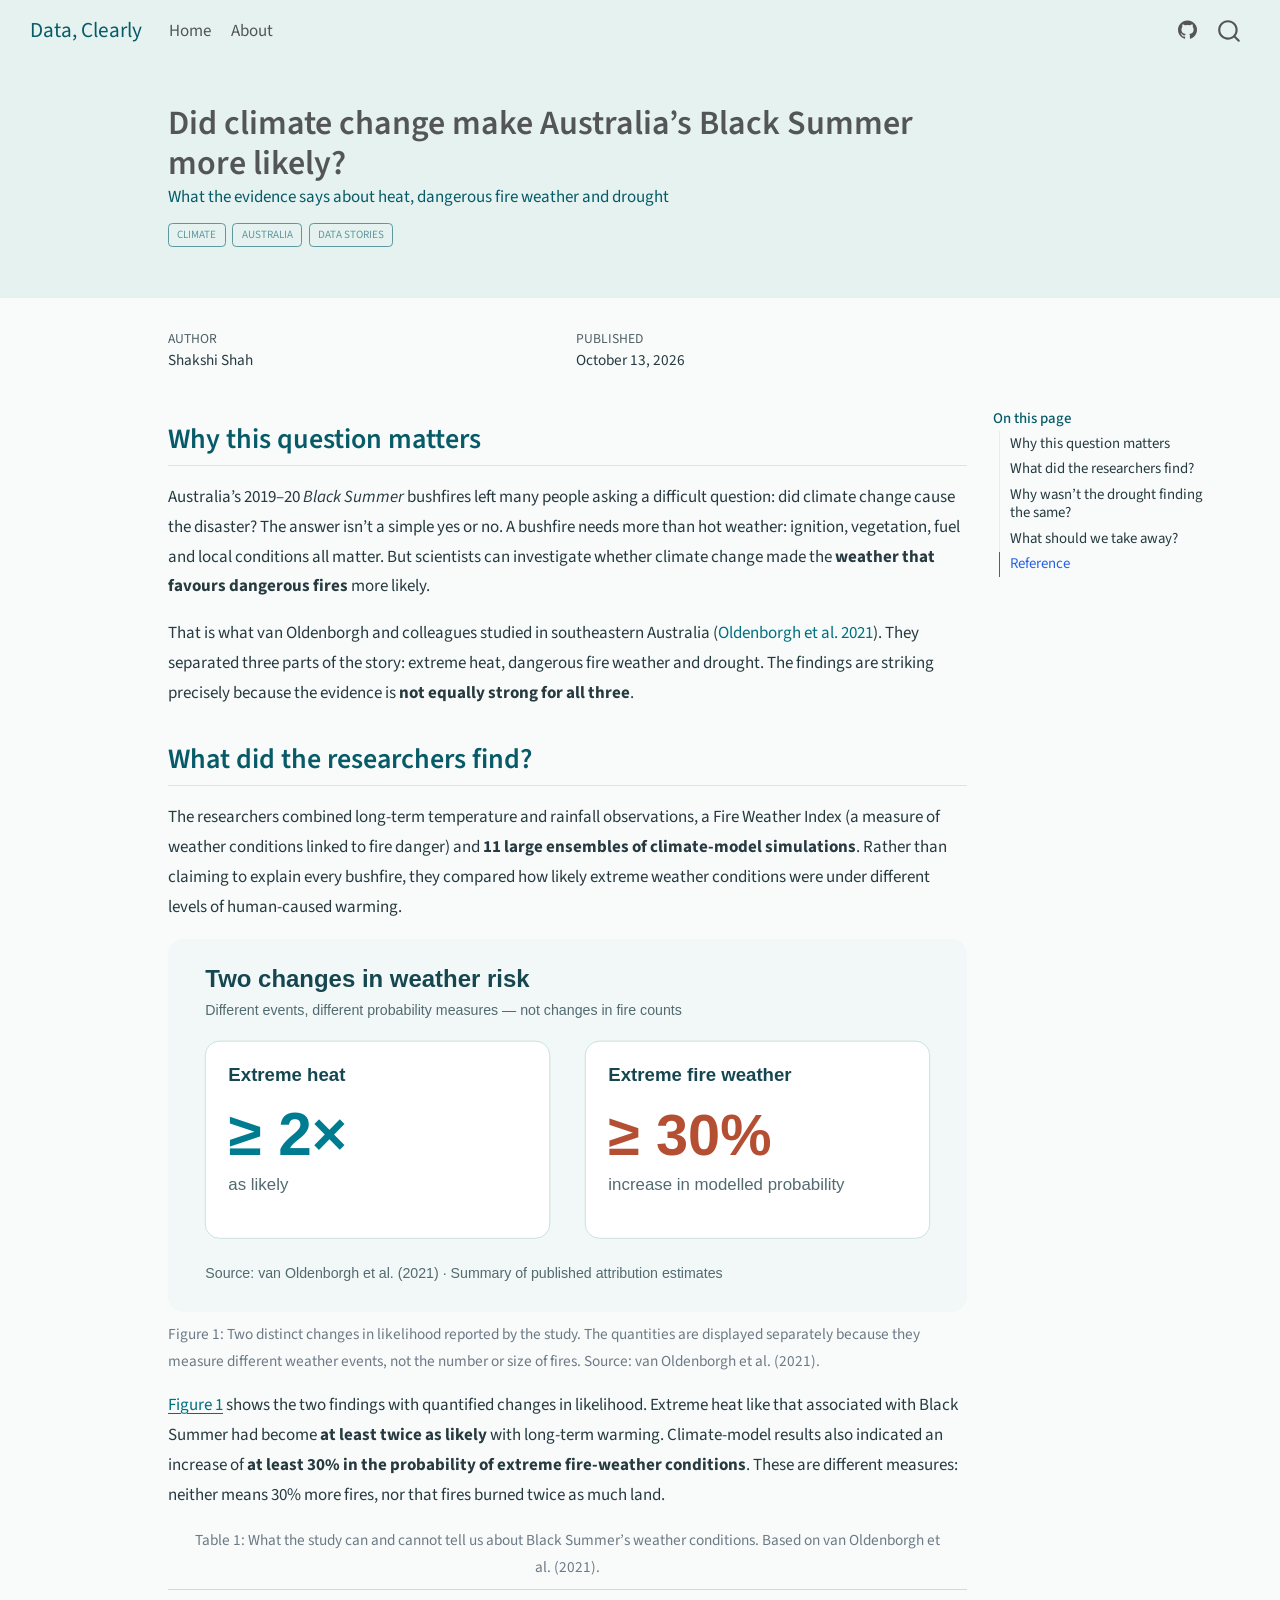
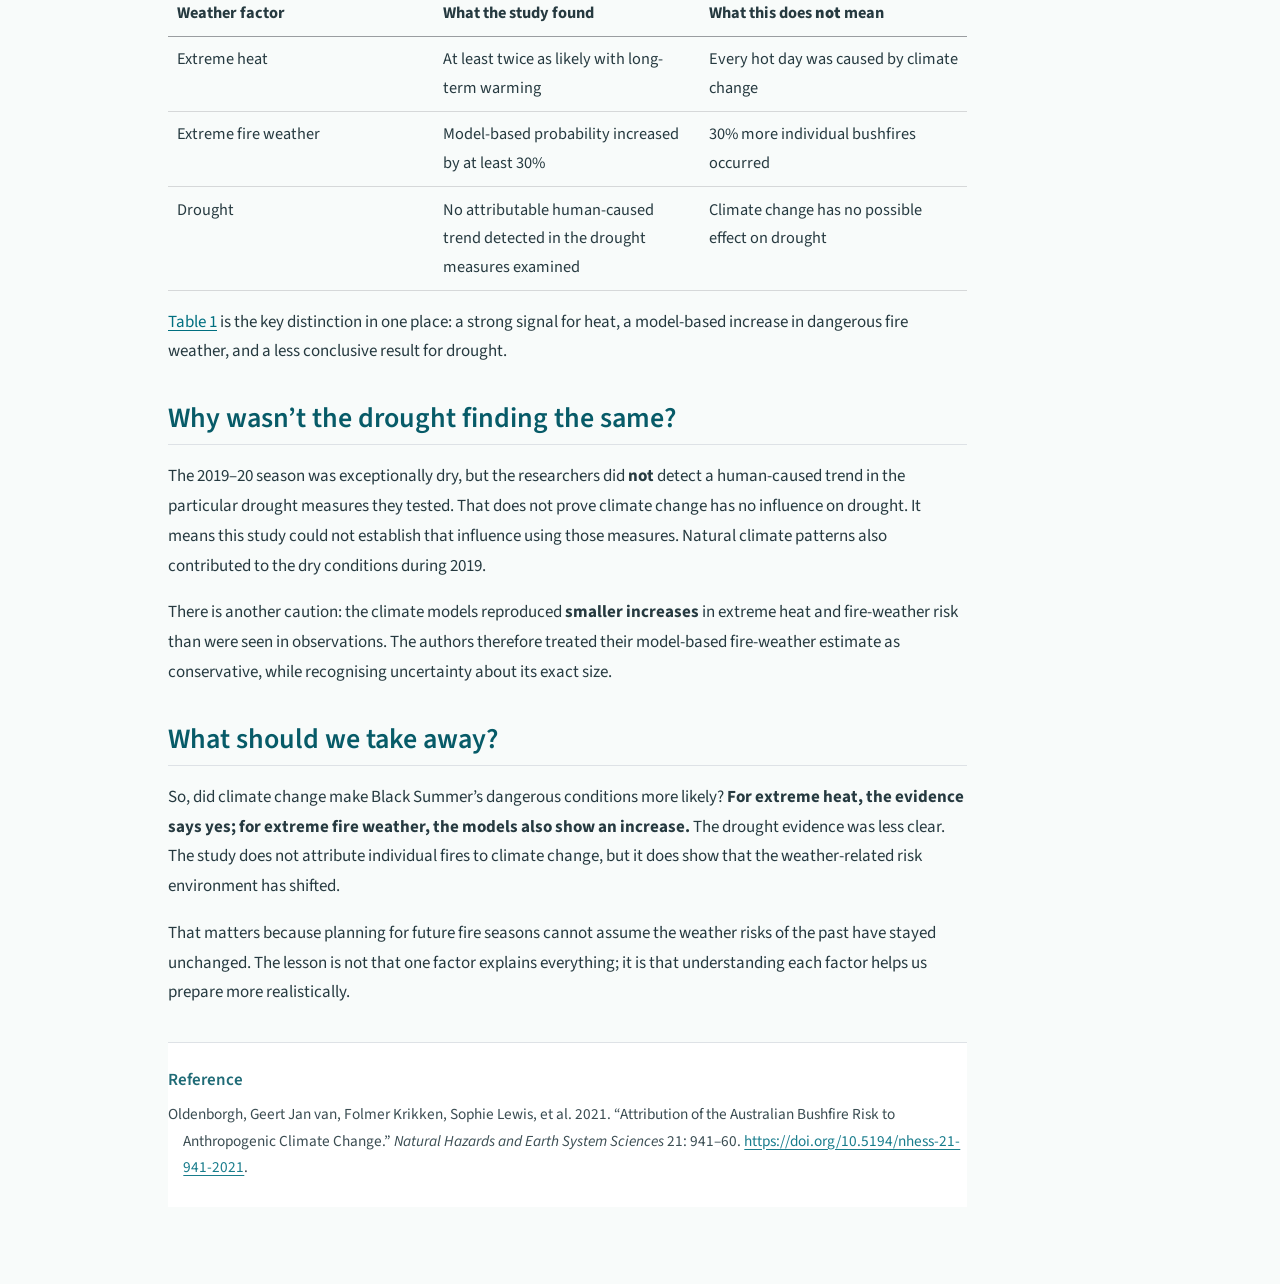
<file: docs/posts/black-summer/index.html>
<!DOCTYPE html>
<html xmlns="http://www.w3.org/1999/xhtml" lang="en" xml:lang="en"><head>

<meta charset="utf-8">
<meta name="generator" content="quarto-1.10.18">

<meta name="viewport" content="width=device-width, initial-scale=1.0, user-scalable=yes">

<meta name="author" content="Shakshi Shah">
<meta name="dcterms.date" content="2026-10-13">
<meta name="description" content="What the evidence says about heat, dangerous fire weather and drought">

<title>Did climate change make Australia’s Black Summer more likely? – Data, Clearly</title>
<style>
/* Default styles provided by pandoc.
** See https://pandoc.org/MANUAL.html#variables-for-html for config info.
*/
span.smallcaps{font-variant: small-caps;}
div.columns{display: flex; gap: 1.5em;}
div.column{flex: auto;}
@media screen {
div.columns{gap: min(4vw, 1.5em);}
div.column{overflow-x: auto;}
}
div.hanging-indent{margin-left: 1.5em; text-indent: -1.5em;}
ul.task-list{list-style: none;}
ul.task-list li input[type="checkbox"] {
  width: 0.8em;
  margin: 0 0.8em 0.2em -1em; /* quarto-specific, see https://github.com/quarto-dev/quarto-cli/issues/4556 */ 
  vertical-align: middle;
}
/* CSS for citations */
div.csl-bib-body { }
div.csl-entry {
  clear: both;
}
.hanging-indent div.csl-entry {
  margin-left:2em;
  text-indent:-2em;
}
div.csl-left-margin {
  min-width:2em;
  float:left;
}
div.csl-right-inline {
  margin-left:2em;
  padding-left:1em;
}
div.csl-indent {
  margin-left: 2em;
}</style>


<script src="../../site_libs/quarto-nav/quarto-nav.js"></script>
<script src="../../site_libs/quarto-nav/headroom.min.js"></script>
<script src="../../site_libs/clipboard/clipboard.min.js"></script>
<script src="../../site_libs/quarto-search/autocomplete.umd.js"></script>
<script src="../../site_libs/quarto-search/fuse.min.js"></script>
<script src="../../site_libs/quarto-search/quarto-search.js"></script>
<meta name="quarto:offset" content="../../">
<script src="../../site_libs/quarto-html/quarto.js" type="module"></script>
<script src="../../site_libs/quarto-html/tabsets/tabsets.js" type="module"></script>
<script src="../../site_libs/quarto-html/popper.min.js"></script>
<script src="../../site_libs/quarto-html/tippy.umd.min.js"></script>
<script src="../../site_libs/quarto-html/anchor.min.js"></script>
<link href="../../site_libs/quarto-html/tippy.css" rel="stylesheet">
<link href="../../site_libs/quarto-html/quarto-syntax-highlighting-64a204ab8560d761af7679ceaba22944.css" rel="stylesheet" id="quarto-text-highlighting-styles">
<script src="../../site_libs/bootstrap/bootstrap.min.js"></script>
<link href="../../site_libs/bootstrap/bootstrap-icons.css" rel="stylesheet">
<link href="../../site_libs/bootstrap/bootstrap-172ba59bd5e0b52282274ba0c0cc16fc.min.css" rel="stylesheet" append-hash="true" id="quarto-bootstrap" data-mode="light">
<script id="quarto-search-options" type="application/json">{
  "location": "navbar",
  "copy-button": false,
  "collapse-after": 3,
  "panel-placement": "end",
  "type": "overlay",
  "limit": 50,
  "keyboard-shortcut": [
    "f",
    "/",
    "s"
  ],
  "show-item-context": false,
  "language": {
    "search-no-results-text": "No results",
    "search-matching-documents-text": "matching documents",
    "search-copy-link-title": "Copy link to search",
    "search-hide-matches-text": "Hide additional matches",
    "search-more-match-text": "more match in this document",
    "search-more-matches-text": "more matches in this document",
    "search-clear-button-title": "Clear",
    "search-text-placeholder": "",
    "search-detached-cancel-button-title": "Cancel",
    "search-submit-button-title": "Submit",
    "search-label": "Search"
  }
}</script>


<link rel="stylesheet" href="../../styles.css">
</head>

<body class="nav-fixed quarto-light">

<div id="quarto-search-results"></div>
  <header id="quarto-header" class="headroom fixed-top quarto-banner">
    <nav class="navbar navbar-expand-lg " data-bs-theme="dark">
      <div class="navbar-container container-fluid">
      <div class="navbar-brand-container mx-auto">
    <a class="navbar-brand" href="../../index.html">
    <span class="navbar-title">Data, Clearly</span>
    </a>
  </div>
            <div id="quarto-search" class="" title="Search"></div>
          <button class="navbar-toggler" type="button" data-bs-toggle="collapse" data-bs-target="#navbarCollapse" aria-controls="navbarCollapse" role="menu" aria-expanded="false" aria-label="Toggle navigation" onclick="if (window.quartoToggleHeadroom) { window.quartoToggleHeadroom(); }">
  <span class="navbar-toggler-icon"></span>
</button>
          <div class="collapse navbar-collapse" id="navbarCollapse">
            <ul class="navbar-nav navbar-nav-scroll me-auto">
  <li class="nav-item">
    <a class="nav-link" href="../../index.html"> 
<span class="menu-text">Home</span></a>
  </li>  
  <li class="nav-item">
    <a class="nav-link" href="../../about.html"> 
<span class="menu-text">About</span></a>
  </li>  
</ul>
            <ul class="navbar-nav navbar-nav-scroll ms-auto">
  <li class="nav-item compact">
    <a class="nav-link" href="https://github.com/shakshi07-tech"> <i class="bi bi-github" role="img">
</i> 
<span class="menu-text"></span></a>
  </li>  
</ul>
          </div> <!-- /navcollapse -->
            <div class="quarto-navbar-tools">
</div>
      </div> <!-- /container-fluid -->
    </nav>
</header>
<!-- content -->
<header id="title-block-header" class="quarto-title-block default page-columns page-full">
  <div class="quarto-title-banner page-columns page-full">
    <div class="quarto-title column-body">
      <h1 class="title">Did climate change make Australia’s Black Summer more likely?</h1>
                  <div>
        <div class="description">
          What the evidence says about heat, dangerous fire weather and drought
        </div>
      </div>
                          <div class="quarto-categories">
                <div class="quarto-category">climate</div>
                <div class="quarto-category">Australia</div>
                <div class="quarto-category">data stories</div>
              </div>
                  </div>
  </div>
    
  
  <div class="quarto-title-meta">

      <div>
      <div class="quarto-title-meta-heading">Author</div>
      <div class="quarto-title-meta-contents">
               <p>Shakshi Shah </p>
            </div>
    </div>
      
      <div>
      <div class="quarto-title-meta-heading">Published</div>
      <div class="quarto-title-meta-contents">
        <p class="date">October 13, 2026</p>
      </div>
    </div>
    
      
    </div>
    
  
  </header><div id="quarto-content" class="quarto-container page-columns page-rows-contents page-layout-article page-navbar">
<!-- sidebar -->
<!-- margin-sidebar -->
    <div id="quarto-margin-sidebar" class="sidebar margin-sidebar">
        <nav id="TOC" role="doc-toc" class="toc-active">
    <h2 id="toc-title">On this page</h2>
   
  <ul>
  <li><a href="#why-this-question-matters" id="toc-why-this-question-matters" class="nav-link active" data-scroll-target="#why-this-question-matters">Why this question matters</a></li>
  <li><a href="#what-did-the-researchers-find" id="toc-what-did-the-researchers-find" class="nav-link" data-scroll-target="#what-did-the-researchers-find">What did the researchers find?</a></li>
  <li><a href="#why-wasnt-the-drought-finding-the-same" id="toc-why-wasnt-the-drought-finding-the-same" class="nav-link" data-scroll-target="#why-wasnt-the-drought-finding-the-same">Why wasn’t the drought finding the same?</a></li>
  <li><a href="#what-should-we-take-away" id="toc-what-should-we-take-away" class="nav-link" data-scroll-target="#what-should-we-take-away">What should we take away?</a></li>
  <li><a href="#reference" id="toc-reference" class="nav-link" data-scroll-target="#reference">Reference</a></li>
  </ul>
</nav>
    </div>
<!-- main -->
<main class="content quarto-banner-title-block" id="quarto-document-content">





<section id="why-this-question-matters" class="level2">
<h2 class="anchored" data-anchor-id="why-this-question-matters">Why this question matters</h2>
<p>Australia’s 2019–20 <em>Black Summer</em> bushfires left many people asking a difficult question: did climate change cause the disaster? The answer isn’t a simple yes or no. A bushfire needs more than hot weather: ignition, vegetation, fuel and local conditions all matter. But scientists can investigate whether climate change made the <strong>weather that favours dangerous fires</strong> more likely.</p>
<p>That is what van Oldenborgh and colleagues studied in southeastern Australia <span class="citation" data-cites="vanoldenborgh2021">(<a href="#ref-vanoldenborgh2021" role="doc-biblioref">Oldenborgh et al. 2021</a>)</span>. They separated three parts of the story: extreme heat, dangerous fire weather and drought. The findings are striking precisely because the evidence is <strong>not equally strong for all three</strong>.</p>
</section>
<section id="what-did-the-researchers-find" class="level2">
<h2 class="anchored" data-anchor-id="what-did-the-researchers-find">What did the researchers find?</h2>
<p>The researchers combined long-term temperature and rainfall observations, a Fire Weather Index (a measure of weather conditions linked to fire danger) and <strong>11 large ensembles of climate-model simulations</strong>. Rather than claiming to explain every bushfire, they compared how likely extreme weather conditions were under different levels of human-caused warming.</p>
<div id="fig-evidence" class="quarto-float quarto-figure quarto-figure-center anchored">
<figure class="quarto-float quarto-float-fig figure">
<div aria-describedby="fig-evidence-caption-0ceaefa1-69ba-4598-a22c-09a6ac19f8ca">
<img src="../../images/climate-evidence.svg" class="img-fluid figure-img" style="width:100.0%">
</div>
<figcaption class="quarto-float-caption-bottom quarto-float-caption quarto-float-fig" id="fig-evidence-caption-0ceaefa1-69ba-4598-a22c-09a6ac19f8ca">
Figure&nbsp;1: Two distinct changes in likelihood reported by the study. The quantities are displayed separately because they measure different weather events, not the number or size of fires. Source: van Oldenborgh et al.&nbsp;(2021).
</figcaption>
</figure>
</div>
<p><a href="#fig-evidence" class="quarto-xref">Figure&nbsp;1</a> shows the two findings with quantified changes in likelihood. Extreme heat like that associated with Black Summer had become <strong>at least twice as likely</strong> with long-term warming. Climate-model results also indicated an increase of <strong>at least 30% in the probability of extreme fire-weather conditions</strong>. These are different measures: neither means 30% more fires, nor that fires burned twice as much land.</p>
<div id="tbl-findings" class="quarto-float quarto-figure quarto-figure-center anchored">
<figure class="quarto-float quarto-float-tbl figure">
<figcaption class="quarto-float-caption-top quarto-float-caption quarto-float-tbl" id="tbl-findings-caption-0ceaefa1-69ba-4598-a22c-09a6ac19f8ca">
Table&nbsp;1: What the study can and cannot tell us about Black Summer’s weather conditions. Based on van Oldenborgh et al.&nbsp;(2021).
</figcaption>
<div aria-describedby="tbl-findings-caption-0ceaefa1-69ba-4598-a22c-09a6ac19f8ca">
<table class="caption-top table">
<colgroup>
<col style="width: 33%">
<col style="width: 33%">
<col style="width: 33%">
</colgroup>
<thead>
<tr class="header">
<th style="text-align: left;">Weather factor</th>
<th style="text-align: left;">What the study found</th>
<th style="text-align: left;">What this does <strong>not</strong> mean</th>
</tr>
</thead>
<tbody>
<tr class="odd">
<td style="text-align: left;">Extreme heat</td>
<td style="text-align: left;">At least twice as likely with long-term warming</td>
<td style="text-align: left;">Every hot day was caused by climate change</td>
</tr>
<tr class="even">
<td style="text-align: left;">Extreme fire weather</td>
<td style="text-align: left;">Model-based probability increased by at least 30%</td>
<td style="text-align: left;">30% more individual bushfires occurred</td>
</tr>
<tr class="odd">
<td style="text-align: left;">Drought</td>
<td style="text-align: left;">No attributable human-caused trend detected in the drought measures examined</td>
<td style="text-align: left;">Climate change has no possible effect on drought</td>
</tr>
</tbody>
</table>
</div>
</figure>
</div>
<p><a href="#tbl-findings" class="quarto-xref">Table&nbsp;1</a> is the key distinction in one place: a strong signal for heat, a model-based increase in dangerous fire weather, and a less conclusive result for drought.</p>
</section>
<section id="why-wasnt-the-drought-finding-the-same" class="level2">
<h2 class="anchored" data-anchor-id="why-wasnt-the-drought-finding-the-same">Why wasn’t the drought finding the same?</h2>
<p>The 2019–20 season was exceptionally dry, but the researchers did <strong>not</strong> detect a human-caused trend in the particular drought measures they tested. That does not prove climate change has no influence on drought. It means this study could not establish that influence using those measures. Natural climate patterns also contributed to the dry conditions during 2019.</p>
<p>There is another caution: the climate models reproduced <strong>smaller increases</strong> in extreme heat and fire-weather risk than were seen in observations. The authors therefore treated their model-based fire-weather estimate as conservative, while recognising uncertainty about its exact size.</p>
</section>
<section id="what-should-we-take-away" class="level2">
<h2 class="anchored" data-anchor-id="what-should-we-take-away">What should we take away?</h2>
<p>So, did climate change make Black Summer’s dangerous conditions more likely? <strong>For extreme heat, the evidence says yes; for extreme fire weather, the models also show an increase.</strong> The drought evidence was less clear. The study does not attribute individual fires to climate change, but it does show that the weather-related risk environment has shifted.</p>
<p>That matters because planning for future fire seasons cannot assume the weather risks of the past have stayed unchanged. The lesson is not that one factor explains everything; it is that understanding each factor helps us prepare more realistically.</p>
</section>
<section id="reference" class="level2">




</section>

<div id="quarto-appendix" class="default"><section class="quarto-appendix-contents" role="doc-bibliography" id="quarto-bibliography"><h2 class="anchored quarto-appendix-heading">Reference</h2><div id="refs" class="references csl-bib-body hanging-indent" role="list">
<div id="ref-vanoldenborgh2021" class="csl-entry" role="listitem">
Oldenborgh, Geert Jan van, Folmer Krikken, Sophie Lewis, et al. 2021. <span>“Attribution of the Australian Bushfire Risk to Anthropogenic Climate Change.”</span> <em>Natural Hazards and Earth System Sciences</em> 21: 941–60. <a href="https://doi.org/10.5194/nhess-21-941-2021">https://doi.org/10.5194/nhess-21-941-2021</a>.
</div>
</div></section></div></main> <!-- /main -->
<script id="quarto-html-after-body" type="application/javascript">
  window.document.addEventListener("DOMContentLoaded", function (event) {
    const icon = "";
    const anchorJS = new window.AnchorJS();
    anchorJS.options = {
      placement: 'right',
      icon: icon
    };
    anchorJS.add('.anchored');
    const isCodeAnnotation = (el) => {
      for (const clz of el.classList) {
        if (clz.startsWith('code-annotation-')) {                     
          return true;
        }
      }
      return false;
    }
    const onCopySuccess = function(e) {
      // button target
      const button = e.trigger;
      // don't keep focus
      button.blur();
      // flash "checked"
      button.classList.add('code-copy-button-checked');
      var currentTitle = button.getAttribute("title");
      button.setAttribute("title", "Copied!");
      let tooltip;
      if (window.bootstrap) {
        button.setAttribute("data-bs-toggle", "tooltip");
        button.setAttribute("data-bs-placement", "left");
        button.setAttribute("data-bs-title", "Copied!");
        tooltip = new bootstrap.Tooltip(button, 
          { trigger: "manual", 
            customClass: "code-copy-button-tooltip",
            offset: [0, -8]});
        tooltip.show();    
      }
      setTimeout(function() {
        if (tooltip) {
          tooltip.hide();
          button.removeAttribute("data-bs-title");
          button.removeAttribute("data-bs-toggle");
          button.removeAttribute("data-bs-placement");
        }
        button.setAttribute("title", currentTitle);
        button.classList.remove('code-copy-button-checked');
      }, 1000);
      // clear code selection
      e.clearSelection();
    }
    const getTextToCopy = function(trigger) {
      const outerScaffold = trigger.parentElement.cloneNode(true);
      const codeEl = outerScaffold.querySelector('code');
      for (const childEl of codeEl.children) {
        if (isCodeAnnotation(childEl)) {
          childEl.remove();
        }
      }
      return codeEl.innerText;
    }
    const clipboard = new window.ClipboardJS('.code-copy-button:not([data-in-quarto-modal])', {
      text: getTextToCopy
    });
    clipboard.on('success', onCopySuccess);
    if (window.document.getElementById('quarto-embedded-source-code-modal')) {
      const clipboardModal = new window.ClipboardJS('.code-copy-button[data-in-quarto-modal]', {
        text: getTextToCopy,
        container: window.document.getElementById('quarto-embedded-source-code-modal')
      });
      clipboardModal.on('success', onCopySuccess);
    }
      var localhostRegex = new RegExp(/^(?:http|https):\/\/localhost\:?[0-9]*\//);
      var mailtoRegex = new RegExp(/^mailto:/);
        var filterRegex = new RegExp('/' + window.location.host + '/');
      var isInternal = (href) => {
          return filterRegex.test(href) || localhostRegex.test(href) || mailtoRegex.test(href);
      }
      // Inspect non-navigation links and adorn them if external
     var links = window.document.querySelectorAll('a[href]:not(.nav-link):not(.navbar-brand):not(.toc-action):not(.sidebar-link):not(.sidebar-item-toggle):not(.pagination-link):not(.no-external):not([aria-hidden]):not(.dropdown-item):not(.quarto-navigation-tool):not(.about-link)');
      for (var i=0; i<links.length; i++) {
        const link = links[i];
        if (!isInternal(link.href)) {
          // undo the damage that might have been done by quarto-nav.js in the case of
          // links that we want to consider external
          if (link.dataset.originalHref !== undefined) {
            link.href = link.dataset.originalHref;
          }
            // target, if specified
            link.setAttribute("target", "_blank");
            if (link.getAttribute("rel") === null) {
              link.setAttribute("rel", "noopener");
            }
        }
      }
    function tippyHover(el, contentFn, onTriggerFn, onUntriggerFn) {
      const config = {
        allowHTML: true,
        maxWidth: 500,
        delay: 100,
        arrow: false,
        appendTo: function(el) {
            return el.parentElement;
        },
        interactive: true,
        interactiveBorder: 10,
        theme: 'quarto',
        placement: 'bottom-start',
      };
      if (contentFn) {
        config.content = contentFn;
      }
      if (onTriggerFn) {
        config.onTrigger = onTriggerFn;
      }
      if (onUntriggerFn) {
        config.onUntrigger = onUntriggerFn;
      }
      window.tippy(el, config); 
    }
    const noterefs = window.document.querySelectorAll('a[role="doc-noteref"]');
    for (var i=0; i<noterefs.length; i++) {
      const ref = noterefs[i];
      tippyHover(ref, function() {
        // use id or data attribute instead here
        let href = ref.getAttribute('data-footnote-href') || ref.getAttribute('href');
        try { href = new URL(href).hash; } catch {}
        const id = href.replace(/^#\/?/, "");
        const note = window.document.getElementById(id);
        if (note) {
          return note.innerHTML;
        } else {
          return "";
        }
      });
    }
    const xrefs = window.document.querySelectorAll('a.quarto-xref');
    const processXRef = (id, note) => {
      // Strip column container classes
      const stripColumnClz = (el) => {
        el.classList.remove("page-full", "page-columns");
        if (el.children) {
          for (const child of el.children) {
            stripColumnClz(child);
          }
        }
      }
      stripColumnClz(note)
      if (id === null || id.startsWith('sec-')) {
        // Special case sections, only their first couple elements
        const container = document.createElement("div");
        if (note.children && note.children.length > 2) {
          container.appendChild(note.children[0].cloneNode(true));
          for (let i = 1; i < note.children.length; i++) {
            const child = note.children[i];
            if (child.tagName === "P" && child.innerText === "") {
              continue;
            } else {
              container.appendChild(child.cloneNode(true));
              break;
            }
          }
          if (window.Quarto?.typesetMath) {
            window.Quarto.typesetMath(container);
          }
          return container.innerHTML
        } else {
          if (window.Quarto?.typesetMath) {
            window.Quarto.typesetMath(note);
          }
          return note.innerHTML;
        }
      } else {
        // Remove any anchor links if they are present
        const anchorLink = note.querySelector('a.anchorjs-link');
        if (anchorLink) {
          anchorLink.remove();
        }
        if (window.Quarto?.typesetMath) {
          window.Quarto.typesetMath(note);
        }
        if (note.classList.contains("callout")) {
          return note.outerHTML;
        } else {
          return note.innerHTML;
        }
      }
    }
    for (var i=0; i<xrefs.length; i++) {
      const xref = xrefs[i];
      tippyHover(xref, undefined, function(instance) {
        instance.disable();
        let url = xref.getAttribute('href');
        let hash = undefined; 
        if (url.startsWith('#')) {
          hash = url;
        } else {
          try { hash = new URL(url).hash; } catch {}
        }
        if (hash) {
          const id = hash.replace(/^#\/?/, "");
          const note = window.document.getElementById(id);
          if (note !== null) {
            try {
              const html = processXRef(id, note.cloneNode(true));
              instance.setContent(html);
            } finally {
              instance.enable();
              instance.show();
            }
          } else {
            // See if we can fetch this
            fetch(url.split('#')[0])
            .then(res => res.text())
            .then(html => {
              const parser = new DOMParser();
              const htmlDoc = parser.parseFromString(html, "text/html");
              const note = htmlDoc.getElementById(id);
              if (note !== null) {
                const html = processXRef(id, note);
                instance.setContent(html);
              } 
            }).finally(() => {
              instance.enable();
              instance.show();
            });
          }
        } else {
          // See if we can fetch a full url (with no hash to target)
          // This is a special case and we should probably do some content thinning / targeting
          fetch(url)
          .then(res => res.text())
          .then(html => {
            const parser = new DOMParser();
            const htmlDoc = parser.parseFromString(html, "text/html");
            const note = htmlDoc.querySelector('main.content');
            if (note !== null) {
              // This should only happen for chapter cross references
              // (since there is no id in the URL)
              // remove the first header
              if (note.children.length > 0 && note.children[0].tagName === "HEADER") {
                note.children[0].remove();
              }
              const html = processXRef(null, note);
              instance.setContent(html);
            } 
          }).finally(() => {
            instance.enable();
            instance.show();
          });
        }
      }, function(instance) {
      });
    }
        let selectedAnnoteEl;
        const selectorForAnnotation = ( cell, annotation) => {
          let cellAttr = 'data-code-cell="' + cell + '"';
          let lineAttr = 'data-code-annotation="' +  annotation + '"';
          const selector = 'span[' + cellAttr + '][' + lineAttr + ']';
          return selector;
        }
        const selectCodeLines = (annoteEl) => {
          const doc = window.document;
          const targetCell = annoteEl.getAttribute("data-target-cell");
          const targetAnnotation = annoteEl.getAttribute("data-target-annotation");
          const annoteSpan = window.document.querySelector(selectorForAnnotation(targetCell, targetAnnotation));
          const lines = annoteSpan.getAttribute("data-code-lines").split(",");
          const lineIds = lines.map((line) => {
            return targetCell + "-" + line;
          })
          let top = null;
          let height = null;
          let parent = null;
          if (lineIds.length > 0) {
              //compute the position of the single el (top and bottom and make a div)
              const el = window.document.getElementById(lineIds[0]);
              top = el.offsetTop;
              height = el.offsetHeight;
              parent = el.parentElement.parentElement;
            if (lineIds.length > 1) {
              const lastEl = window.document.getElementById(lineIds[lineIds.length - 1]);
              const bottom = lastEl.offsetTop + lastEl.offsetHeight;
              height = bottom - top;
            }
            if (top !== null && height !== null && parent !== null) {
              // cook up a div (if necessary) and position it 
              let div = window.document.getElementById("code-annotation-line-highlight");
              if (div === null) {
                div = window.document.createElement("div");
                div.setAttribute("id", "code-annotation-line-highlight");
                div.style.position = 'absolute';
                parent.appendChild(div);
              }
              div.style.top = top - 2 + "px";
              div.style.height = height + 4 + "px";
              div.style.left = 0;
              let gutterDiv = window.document.getElementById("code-annotation-line-highlight-gutter");
              if (gutterDiv === null) {
                gutterDiv = window.document.createElement("div");
                gutterDiv.setAttribute("id", "code-annotation-line-highlight-gutter");
                gutterDiv.style.position = 'absolute';
                const codeCell = window.document.getElementById(targetCell);
                const gutter = codeCell.querySelector('.code-annotation-gutter');
                gutter.appendChild(gutterDiv);
              }
              gutterDiv.style.top = top - 2 + "px";
              gutterDiv.style.height = height + 4 + "px";
            }
            selectedAnnoteEl = annoteEl;
          }
        };
        const unselectCodeLines = () => {
          const elementsIds = ["code-annotation-line-highlight", "code-annotation-line-highlight-gutter"];
          elementsIds.forEach((elId) => {
            const div = window.document.getElementById(elId);
            if (div) {
              div.remove();
            }
          });
          selectedAnnoteEl = undefined;
        };
          // Handle positioning of the toggle
      window.addEventListener(
        "resize",
        throttle(() => {
          elRect = undefined;
          if (selectedAnnoteEl) {
            selectCodeLines(selectedAnnoteEl);
          }
        }, 10)
      );
      function throttle(fn, ms) {
      let throttle = false;
      let timer;
        return (...args) => {
          if(!throttle) { // first call gets through
              fn.apply(this, args);
              throttle = true;
          } else { // all the others get throttled
              if(timer) clearTimeout(timer); // cancel #2
              timer = setTimeout(() => {
                fn.apply(this, args);
                timer = throttle = false;
              }, ms);
          }
        };
      }
        // Attach click handler to the DT
        const annoteDls = window.document.querySelectorAll('dt[data-target-cell]');
        for (const annoteDlNode of annoteDls) {
          annoteDlNode.addEventListener('click', (event) => {
            const clickedEl = event.target;
            if (clickedEl !== selectedAnnoteEl) {
              unselectCodeLines();
              const activeEl = window.document.querySelector('dt[data-target-cell].code-annotation-active');
              if (activeEl) {
                activeEl.classList.remove('code-annotation-active');
              }
              selectCodeLines(clickedEl);
              clickedEl.classList.add('code-annotation-active');
            } else {
              // Unselect the line
              unselectCodeLines();
              clickedEl.classList.remove('code-annotation-active');
            }
          });
        }
    const findCites = (el) => {
      const parentEl = el.parentElement;
      if (parentEl) {
        const cites = parentEl.dataset.cites;
        if (cites) {
          return {
            el,
            cites: cites.split(' ')
          };
        } else {
          return findCites(el.parentElement)
        }
      } else {
        return undefined;
      }
    };
    var bibliorefs = window.document.querySelectorAll('a[role="doc-biblioref"]');
    for (var i=0; i<bibliorefs.length; i++) {
      const ref = bibliorefs[i];
      const citeInfo = findCites(ref);
      if (citeInfo) {
        tippyHover(citeInfo.el, function() {
          var popup = window.document.createElement('div');
          citeInfo.cites.forEach(function(cite) {
            var citeDiv = window.document.createElement('div');
            citeDiv.classList.add('hanging-indent');
            citeDiv.classList.add('csl-entry');
            var biblioDiv = window.document.getElementById('ref-' + cite);
            if (biblioDiv) {
              citeDiv.innerHTML = biblioDiv.innerHTML;
            }
            popup.appendChild(citeDiv);
          });
          return popup.innerHTML;
        });
      }
    }
  });
  </script>
</div> <!-- /content -->




</body></html>
</file>
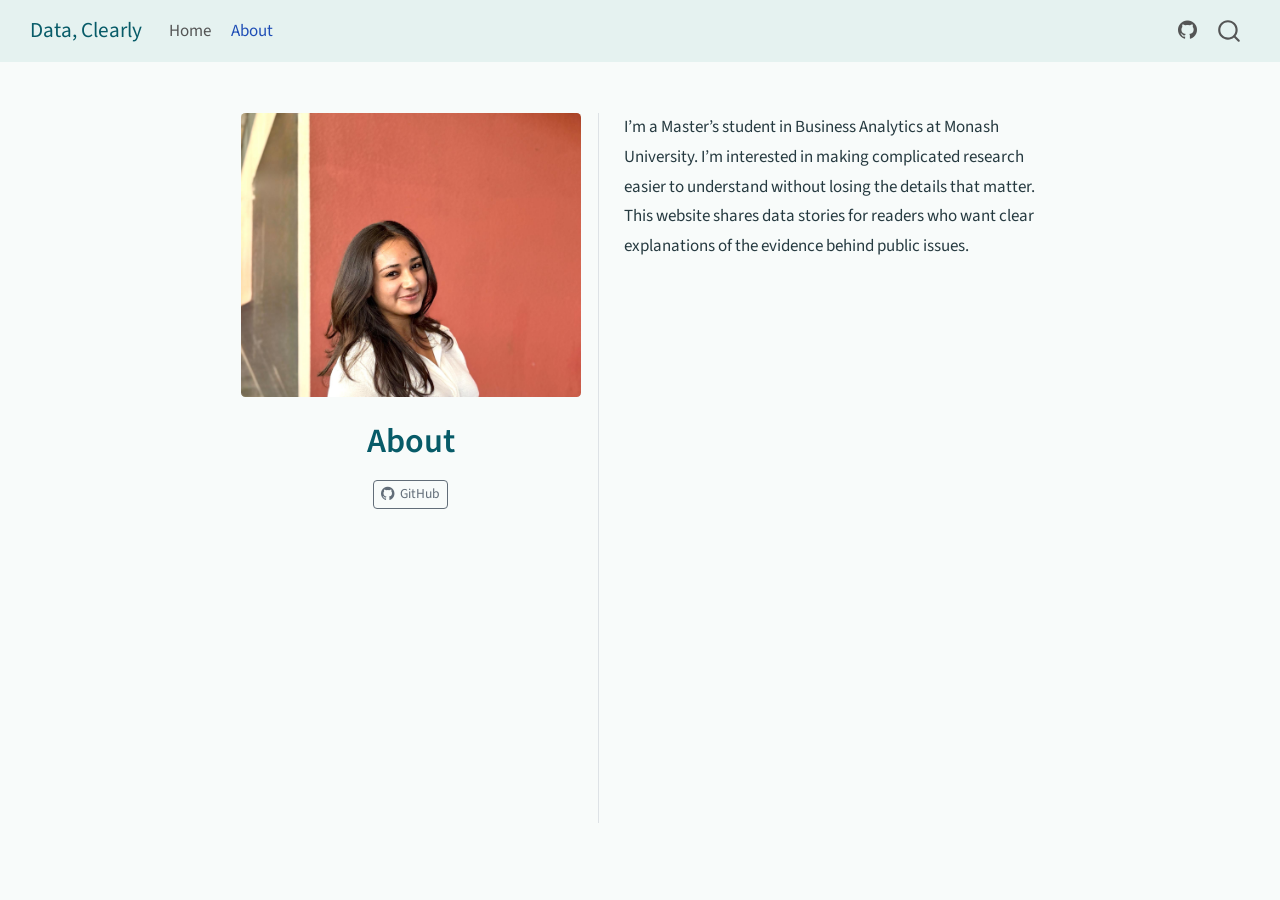
<file: docs/about.html>
<!DOCTYPE html>
<html xmlns="http://www.w3.org/1999/xhtml" lang="en" xml:lang="en"><head>

<meta charset="utf-8">
<meta name="generator" content="quarto-1.10.18">

<meta name="viewport" content="width=device-width, initial-scale=1.0, user-scalable=yes">


<title>About – Data, Clearly</title>
<style>
/* Default styles provided by pandoc.
** See https://pandoc.org/MANUAL.html#variables-for-html for config info.
*/
span.smallcaps{font-variant: small-caps;}
div.columns{display: flex; gap: 1.5em;}
div.column{flex: auto;}
@media screen {
div.columns{gap: min(4vw, 1.5em);}
div.column{overflow-x: auto;}
}
div.hanging-indent{margin-left: 1.5em; text-indent: -1.5em;}
ul.task-list{list-style: none;}
ul.task-list li input[type="checkbox"] {
  width: 0.8em;
  margin: 0 0.8em 0.2em -1em; /* quarto-specific, see https://github.com/quarto-dev/quarto-cli/issues/4556 */ 
  vertical-align: middle;
}
</style>


<script src="site_libs/quarto-nav/quarto-nav.js"></script>
<script src="site_libs/quarto-nav/headroom.min.js"></script>
<script src="site_libs/clipboard/clipboard.min.js"></script>
<script src="site_libs/quarto-search/autocomplete.umd.js"></script>
<script src="site_libs/quarto-search/fuse.min.js"></script>
<script src="site_libs/quarto-search/quarto-search.js"></script>
<meta name="quarto:offset" content="./">
<script src="site_libs/quarto-html/quarto.js" type="module"></script>
<script src="site_libs/quarto-html/tabsets/tabsets.js" type="module"></script>
<script src="site_libs/quarto-html/popper.min.js"></script>
<script src="site_libs/quarto-html/tippy.umd.min.js"></script>
<link href="site_libs/quarto-html/tippy.css" rel="stylesheet">
<link href="site_libs/quarto-html/quarto-syntax-highlighting-64a204ab8560d761af7679ceaba22944.css" rel="stylesheet" id="quarto-text-highlighting-styles">
<script src="site_libs/bootstrap/bootstrap.min.js"></script>
<link href="site_libs/bootstrap/bootstrap-icons.css" rel="stylesheet">
<link href="site_libs/bootstrap/bootstrap-172ba59bd5e0b52282274ba0c0cc16fc.min.css" rel="stylesheet" append-hash="true" id="quarto-bootstrap" data-mode="light">
<script id="quarto-search-options" type="application/json">{
  "location": "navbar",
  "copy-button": false,
  "collapse-after": 3,
  "panel-placement": "end",
  "type": "overlay",
  "limit": 50,
  "keyboard-shortcut": [
    "f",
    "/",
    "s"
  ],
  "show-item-context": false,
  "language": {
    "search-no-results-text": "No results",
    "search-matching-documents-text": "matching documents",
    "search-copy-link-title": "Copy link to search",
    "search-hide-matches-text": "Hide additional matches",
    "search-more-match-text": "more match in this document",
    "search-more-matches-text": "more matches in this document",
    "search-clear-button-title": "Clear",
    "search-text-placeholder": "",
    "search-detached-cancel-button-title": "Cancel",
    "search-submit-button-title": "Submit",
    "search-label": "Search"
  }
}</script>


<link rel="stylesheet" href="styles.css">
</head>

<body class="nav-fixed fullcontent quarto-light">

<div id="quarto-search-results"></div>
  <header id="quarto-header" class="headroom fixed-top">
    <nav class="navbar navbar-expand-lg " data-bs-theme="dark">
      <div class="navbar-container container-fluid">
      <div class="navbar-brand-container mx-auto">
    <a class="navbar-brand" href="./index.html">
    <span class="navbar-title">Data, Clearly</span>
    </a>
  </div>
            <div id="quarto-search" class="" title="Search"></div>
          <button class="navbar-toggler" type="button" data-bs-toggle="collapse" data-bs-target="#navbarCollapse" aria-controls="navbarCollapse" role="menu" aria-expanded="false" aria-label="Toggle navigation" onclick="if (window.quartoToggleHeadroom) { window.quartoToggleHeadroom(); }">
  <span class="navbar-toggler-icon"></span>
</button>
          <div class="collapse navbar-collapse" id="navbarCollapse">
            <ul class="navbar-nav navbar-nav-scroll me-auto">
  <li class="nav-item">
    <a class="nav-link" href="./index.html"> 
<span class="menu-text">Home</span></a>
  </li>  
  <li class="nav-item">
    <a class="nav-link active" href="./about.html" aria-current="page"> 
<span class="menu-text">About</span></a>
  </li>  
</ul>
            <ul class="navbar-nav navbar-nav-scroll ms-auto">
  <li class="nav-item compact">
    <a class="nav-link" href="https://github.com/shakshi07-tech"> <i class="bi bi-github" role="img">
</i> 
<span class="menu-text"></span></a>
  </li>  
</ul>
          </div> <!-- /navcollapse -->
            <div class="quarto-navbar-tools">
</div>
      </div> <!-- /container-fluid -->
    </nav>
</header>
<!-- content -->
<div id="quarto-content" class="quarto-container page-columns page-rows-contents page-layout-article page-navbar">
<!-- sidebar -->
<!-- margin-sidebar -->
    
<!-- main -->
<div class="quarto-about-trestles">
  <div class="about-entity">
    <img src="images/Profile.jpeg" class="about-image
  rounded " style="width: 20em;">
<header id="title-block-header" class="quarto-title-block default">
<div class="quarto-title">
<h1 class="title">About</h1>
</div>
<div class="quarto-title-meta">
  </div>
</header>
    <div class="about-links">
  <a href="https://github.com/shakshi07-tech" class="about-link" rel="" target="">
    <i class="bi bi-github"></i>
     <span class="about-link-text">GitHub</span>
  </a>
</div>
  </div>
  <div class="about-contents"><main class="content" id="quarto-document-content">
<p>I’m a Master’s student in Business Analytics at Monash University. I’m interested in making complicated research easier to understand without losing the details that matter. This website shares data stories for readers who want clear explanations of the evidence behind public issues.</p>


</main></div>
</div>
 <!-- /main -->
<script id="quarto-html-after-body" type="application/javascript">
  window.document.addEventListener("DOMContentLoaded", function (event) {
    const isCodeAnnotation = (el) => {
      for (const clz of el.classList) {
        if (clz.startsWith('code-annotation-')) {                     
          return true;
        }
      }
      return false;
    }
    const onCopySuccess = function(e) {
      // button target
      const button = e.trigger;
      // don't keep focus
      button.blur();
      // flash "checked"
      button.classList.add('code-copy-button-checked');
      var currentTitle = button.getAttribute("title");
      button.setAttribute("title", "Copied!");
      let tooltip;
      if (window.bootstrap) {
        button.setAttribute("data-bs-toggle", "tooltip");
        button.setAttribute("data-bs-placement", "left");
        button.setAttribute("data-bs-title", "Copied!");
        tooltip = new bootstrap.Tooltip(button, 
          { trigger: "manual", 
            customClass: "code-copy-button-tooltip",
            offset: [0, -8]});
        tooltip.show();    
      }
      setTimeout(function() {
        if (tooltip) {
          tooltip.hide();
          button.removeAttribute("data-bs-title");
          button.removeAttribute("data-bs-toggle");
          button.removeAttribute("data-bs-placement");
        }
        button.setAttribute("title", currentTitle);
        button.classList.remove('code-copy-button-checked');
      }, 1000);
      // clear code selection
      e.clearSelection();
    }
    const getTextToCopy = function(trigger) {
      const outerScaffold = trigger.parentElement.cloneNode(true);
      const codeEl = outerScaffold.querySelector('code');
      for (const childEl of codeEl.children) {
        if (isCodeAnnotation(childEl)) {
          childEl.remove();
        }
      }
      return codeEl.innerText;
    }
    const clipboard = new window.ClipboardJS('.code-copy-button:not([data-in-quarto-modal])', {
      text: getTextToCopy
    });
    clipboard.on('success', onCopySuccess);
    if (window.document.getElementById('quarto-embedded-source-code-modal')) {
      const clipboardModal = new window.ClipboardJS('.code-copy-button[data-in-quarto-modal]', {
        text: getTextToCopy,
        container: window.document.getElementById('quarto-embedded-source-code-modal')
      });
      clipboardModal.on('success', onCopySuccess);
    }
      var localhostRegex = new RegExp(/^(?:http|https):\/\/localhost\:?[0-9]*\//);
      var mailtoRegex = new RegExp(/^mailto:/);
        var filterRegex = new RegExp('/' + window.location.host + '/');
      var isInternal = (href) => {
          return filterRegex.test(href) || localhostRegex.test(href) || mailtoRegex.test(href);
      }
      // Inspect non-navigation links and adorn them if external
     var links = window.document.querySelectorAll('a[href]:not(.nav-link):not(.navbar-brand):not(.toc-action):not(.sidebar-link):not(.sidebar-item-toggle):not(.pagination-link):not(.no-external):not([aria-hidden]):not(.dropdown-item):not(.quarto-navigation-tool):not(.about-link)');
      for (var i=0; i<links.length; i++) {
        const link = links[i];
        if (!isInternal(link.href)) {
          // undo the damage that might have been done by quarto-nav.js in the case of
          // links that we want to consider external
          if (link.dataset.originalHref !== undefined) {
            link.href = link.dataset.originalHref;
          }
            // target, if specified
            link.setAttribute("target", "_blank");
            if (link.getAttribute("rel") === null) {
              link.setAttribute("rel", "noopener");
            }
        }
      }
    function tippyHover(el, contentFn, onTriggerFn, onUntriggerFn) {
      const config = {
        allowHTML: true,
        maxWidth: 500,
        delay: 100,
        arrow: false,
        appendTo: function(el) {
            return el.parentElement;
        },
        interactive: true,
        interactiveBorder: 10,
        theme: 'quarto',
        placement: 'bottom-start',
      };
      if (contentFn) {
        config.content = contentFn;
      }
      if (onTriggerFn) {
        config.onTrigger = onTriggerFn;
      }
      if (onUntriggerFn) {
        config.onUntrigger = onUntriggerFn;
      }
      window.tippy(el, config); 
    }
    const noterefs = window.document.querySelectorAll('a[role="doc-noteref"]');
    for (var i=0; i<noterefs.length; i++) {
      const ref = noterefs[i];
      tippyHover(ref, function() {
        // use id or data attribute instead here
        let href = ref.getAttribute('data-footnote-href') || ref.getAttribute('href');
        try { href = new URL(href).hash; } catch {}
        const id = href.replace(/^#\/?/, "");
        const note = window.document.getElementById(id);
        if (note) {
          return note.innerHTML;
        } else {
          return "";
        }
      });
    }
    const xrefs = window.document.querySelectorAll('a.quarto-xref');
    const processXRef = (id, note) => {
      // Strip column container classes
      const stripColumnClz = (el) => {
        el.classList.remove("page-full", "page-columns");
        if (el.children) {
          for (const child of el.children) {
            stripColumnClz(child);
          }
        }
      }
      stripColumnClz(note)
      if (id === null || id.startsWith('sec-')) {
        // Special case sections, only their first couple elements
        const container = document.createElement("div");
        if (note.children && note.children.length > 2) {
          container.appendChild(note.children[0].cloneNode(true));
          for (let i = 1; i < note.children.length; i++) {
            const child = note.children[i];
            if (child.tagName === "P" && child.innerText === "") {
              continue;
            } else {
              container.appendChild(child.cloneNode(true));
              break;
            }
          }
          if (window.Quarto?.typesetMath) {
            window.Quarto.typesetMath(container);
          }
          return container.innerHTML
        } else {
          if (window.Quarto?.typesetMath) {
            window.Quarto.typesetMath(note);
          }
          return note.innerHTML;
        }
      } else {
        // Remove any anchor links if they are present
        const anchorLink = note.querySelector('a.anchorjs-link');
        if (anchorLink) {
          anchorLink.remove();
        }
        if (window.Quarto?.typesetMath) {
          window.Quarto.typesetMath(note);
        }
        if (note.classList.contains("callout")) {
          return note.outerHTML;
        } else {
          return note.innerHTML;
        }
      }
    }
    for (var i=0; i<xrefs.length; i++) {
      const xref = xrefs[i];
      tippyHover(xref, undefined, function(instance) {
        instance.disable();
        let url = xref.getAttribute('href');
        let hash = undefined; 
        if (url.startsWith('#')) {
          hash = url;
        } else {
          try { hash = new URL(url).hash; } catch {}
        }
        if (hash) {
          const id = hash.replace(/^#\/?/, "");
          const note = window.document.getElementById(id);
          if (note !== null) {
            try {
              const html = processXRef(id, note.cloneNode(true));
              instance.setContent(html);
            } finally {
              instance.enable();
              instance.show();
            }
          } else {
            // See if we can fetch this
            fetch(url.split('#')[0])
            .then(res => res.text())
            .then(html => {
              const parser = new DOMParser();
              const htmlDoc = parser.parseFromString(html, "text/html");
              const note = htmlDoc.getElementById(id);
              if (note !== null) {
                const html = processXRef(id, note);
                instance.setContent(html);
              } 
            }).finally(() => {
              instance.enable();
              instance.show();
            });
          }
        } else {
          // See if we can fetch a full url (with no hash to target)
          // This is a special case and we should probably do some content thinning / targeting
          fetch(url)
          .then(res => res.text())
          .then(html => {
            const parser = new DOMParser();
            const htmlDoc = parser.parseFromString(html, "text/html");
            const note = htmlDoc.querySelector('main.content');
            if (note !== null) {
              // This should only happen for chapter cross references
              // (since there is no id in the URL)
              // remove the first header
              if (note.children.length > 0 && note.children[0].tagName === "HEADER") {
                note.children[0].remove();
              }
              const html = processXRef(null, note);
              instance.setContent(html);
            } 
          }).finally(() => {
            instance.enable();
            instance.show();
          });
        }
      }, function(instance) {
      });
    }
        let selectedAnnoteEl;
        const selectorForAnnotation = ( cell, annotation) => {
          let cellAttr = 'data-code-cell="' + cell + '"';
          let lineAttr = 'data-code-annotation="' +  annotation + '"';
          const selector = 'span[' + cellAttr + '][' + lineAttr + ']';
          return selector;
        }
        const selectCodeLines = (annoteEl) => {
          const doc = window.document;
          const targetCell = annoteEl.getAttribute("data-target-cell");
          const targetAnnotation = annoteEl.getAttribute("data-target-annotation");
          const annoteSpan = window.document.querySelector(selectorForAnnotation(targetCell, targetAnnotation));
          const lines = annoteSpan.getAttribute("data-code-lines").split(",");
          const lineIds = lines.map((line) => {
            return targetCell + "-" + line;
          })
          let top = null;
          let height = null;
          let parent = null;
          if (lineIds.length > 0) {
              //compute the position of the single el (top and bottom and make a div)
              const el = window.document.getElementById(lineIds[0]);
              top = el.offsetTop;
              height = el.offsetHeight;
              parent = el.parentElement.parentElement;
            if (lineIds.length > 1) {
              const lastEl = window.document.getElementById(lineIds[lineIds.length - 1]);
              const bottom = lastEl.offsetTop + lastEl.offsetHeight;
              height = bottom - top;
            }
            if (top !== null && height !== null && parent !== null) {
              // cook up a div (if necessary) and position it 
              let div = window.document.getElementById("code-annotation-line-highlight");
              if (div === null) {
                div = window.document.createElement("div");
                div.setAttribute("id", "code-annotation-line-highlight");
                div.style.position = 'absolute';
                parent.appendChild(div);
              }
              div.style.top = top - 2 + "px";
              div.style.height = height + 4 + "px";
              div.style.left = 0;
              let gutterDiv = window.document.getElementById("code-annotation-line-highlight-gutter");
              if (gutterDiv === null) {
                gutterDiv = window.document.createElement("div");
                gutterDiv.setAttribute("id", "code-annotation-line-highlight-gutter");
                gutterDiv.style.position = 'absolute';
                const codeCell = window.document.getElementById(targetCell);
                const gutter = codeCell.querySelector('.code-annotation-gutter');
                gutter.appendChild(gutterDiv);
              }
              gutterDiv.style.top = top - 2 + "px";
              gutterDiv.style.height = height + 4 + "px";
            }
            selectedAnnoteEl = annoteEl;
          }
        };
        const unselectCodeLines = () => {
          const elementsIds = ["code-annotation-line-highlight", "code-annotation-line-highlight-gutter"];
          elementsIds.forEach((elId) => {
            const div = window.document.getElementById(elId);
            if (div) {
              div.remove();
            }
          });
          selectedAnnoteEl = undefined;
        };
          // Handle positioning of the toggle
      window.addEventListener(
        "resize",
        throttle(() => {
          elRect = undefined;
          if (selectedAnnoteEl) {
            selectCodeLines(selectedAnnoteEl);
          }
        }, 10)
      );
      function throttle(fn, ms) {
      let throttle = false;
      let timer;
        return (...args) => {
          if(!throttle) { // first call gets through
              fn.apply(this, args);
              throttle = true;
          } else { // all the others get throttled
              if(timer) clearTimeout(timer); // cancel #2
              timer = setTimeout(() => {
                fn.apply(this, args);
                timer = throttle = false;
              }, ms);
          }
        };
      }
        // Attach click handler to the DT
        const annoteDls = window.document.querySelectorAll('dt[data-target-cell]');
        for (const annoteDlNode of annoteDls) {
          annoteDlNode.addEventListener('click', (event) => {
            const clickedEl = event.target;
            if (clickedEl !== selectedAnnoteEl) {
              unselectCodeLines();
              const activeEl = window.document.querySelector('dt[data-target-cell].code-annotation-active');
              if (activeEl) {
                activeEl.classList.remove('code-annotation-active');
              }
              selectCodeLines(clickedEl);
              clickedEl.classList.add('code-annotation-active');
            } else {
              // Unselect the line
              unselectCodeLines();
              clickedEl.classList.remove('code-annotation-active');
            }
          });
        }
    const findCites = (el) => {
      const parentEl = el.parentElement;
      if (parentEl) {
        const cites = parentEl.dataset.cites;
        if (cites) {
          return {
            el,
            cites: cites.split(' ')
          };
        } else {
          return findCites(el.parentElement)
        }
      } else {
        return undefined;
      }
    };
    var bibliorefs = window.document.querySelectorAll('a[role="doc-biblioref"]');
    for (var i=0; i<bibliorefs.length; i++) {
      const ref = bibliorefs[i];
      const citeInfo = findCites(ref);
      if (citeInfo) {
        tippyHover(citeInfo.el, function() {
          var popup = window.document.createElement('div');
          citeInfo.cites.forEach(function(cite) {
            var citeDiv = window.document.createElement('div');
            citeDiv.classList.add('hanging-indent');
            citeDiv.classList.add('csl-entry');
            var biblioDiv = window.document.getElementById('ref-' + cite);
            if (biblioDiv) {
              citeDiv.innerHTML = biblioDiv.innerHTML;
            }
            popup.appendChild(citeDiv);
          });
          return popup.innerHTML;
        });
      }
    }
  });
  </script>
</div> <!-- /content -->




</body></html>
</file>
<file: docs/site_libs/quarto-html/tippy.css>
.tippy-box[data-animation=fade][data-state=hidden]{opacity:0}[data-tippy-root]{max-width:calc(100vw - 10px)}.tippy-box{position:relative;background-color:#333;color:#fff;border-radius:4px;font-size:14px;line-height:1.4;white-space:normal;outline:0;transition-property:transform,visibility,opacity}.tippy-box[data-placement^=top]>.tippy-arrow{bottom:0}.tippy-box[data-placement^=top]>.tippy-arrow:before{bottom:-7px;left:0;border-width:8px 8px 0;border-top-color:initial;transform-origin:center top}.tippy-box[data-placement^=bottom]>.tippy-arrow{top:0}.tippy-box[data-placement^=bottom]>.tippy-arrow:before{top:-7px;left:0;border-width:0 8px 8px;border-bottom-color:initial;transform-origin:center bottom}.tippy-box[data-placement^=left]>.tippy-arrow{right:0}.tippy-box[data-placement^=left]>.tippy-arrow:before{border-width:8px 0 8px 8px;border-left-color:initial;right:-7px;transform-origin:center left}.tippy-box[data-placement^=right]>.tippy-arrow{left:0}.tippy-box[data-placement^=right]>.tippy-arrow:before{left:-7px;border-width:8px 8px 8px 0;border-right-color:initial;transform-origin:center right}.tippy-box[data-inertia][data-state=visible]{transition-timing-function:cubic-bezier(.54,1.5,.38,1.11)}.tippy-arrow{width:16px;height:16px;color:#333}.tippy-arrow:before{content:"";position:absolute;border-color:transparent;border-style:solid}.tippy-content{position:relative;padding:5px 9px;z-index:1}
</file>
<file: docs/site_libs/quarto-html/quarto-syntax-highlighting-64a204ab8560d761af7679ceaba22944.css>
/* quarto syntax highlight colors */
:root {
  --quarto-hl-ot-color: #003B4F;
  --quarto-hl-at-color: #657422;
  --quarto-hl-ss-color: #20794D;
  --quarto-hl-an-color: #5E5E5E;
  --quarto-hl-fu-color: #4758AB;
  --quarto-hl-st-color: #20794D;
  --quarto-hl-cf-color: #003B4F;
  --quarto-hl-op-color: #5E5E5E;
  --quarto-hl-er-color: #AD0000;
  --quarto-hl-bn-color: #AD0000;
  --quarto-hl-al-color: #AD0000;
  --quarto-hl-va-color: #111111;
  --quarto-hl-bu-color: inherit;
  --quarto-hl-ex-color: inherit;
  --quarto-hl-pp-color: #AD0000;
  --quarto-hl-in-color: #5E5E5E;
  --quarto-hl-vs-color: #20794D;
  --quarto-hl-wa-color: #5E5E5E;
  --quarto-hl-do-color: #5E5E5E;
  --quarto-hl-im-color: #00769E;
  --quarto-hl-ch-color: #20794D;
  --quarto-hl-dt-color: #AD0000;
  --quarto-hl-fl-color: #AD0000;
  --quarto-hl-co-color: #5E5E5E;
  --quarto-hl-cv-color: #5E5E5E;
  --quarto-hl-cn-color: #8f5902;
  --quarto-hl-sc-color: #5E5E5E;
  --quarto-hl-dv-color: #AD0000;
  --quarto-hl-kw-color: #003B4F;
}

/* other quarto variables */
:root {
  --quarto-font-monospace: SFMono-Regular, Menlo, Monaco, Consolas, "Liberation Mono", "Courier New", monospace;
}

/* syntax highlight based on Pandoc's rules */
pre > code.sourceCode > span {
  color: #003B4F;
}

code.sourceCode > span {
  color: #003B4F;
}

div.sourceCode,
div.sourceCode pre.sourceCode {
  color: #003B4F;
}

/* Normal */
code span {
  color: #003B4F;
}

/* Alert */
code span.al {
  color: #AD0000;
  font-style: inherit;
}

/* Annotation */
code span.an {
  color: #5E5E5E;
  font-style: inherit;
}

/* Attribute */
code span.at {
  color: #657422;
  font-style: inherit;
}

/* BaseN */
code span.bn {
  color: #AD0000;
  font-style: inherit;
}

/* BuiltIn */
code span.bu {
  font-style: inherit;
}

/* ControlFlow */
code span.cf {
  color: #003B4F;
  font-weight: bold;
  font-style: inherit;
}

/* Char */
code span.ch {
  color: #20794D;
  font-style: inherit;
}

/* Constant */
code span.cn {
  color: #8f5902;
  font-style: inherit;
}

/* Comment */
code span.co {
  color: #5E5E5E;
  font-style: inherit;
}

/* CommentVar */
code span.cv {
  color: #5E5E5E;
  font-style: italic;
}

/* Documentation */
code span.do {
  color: #5E5E5E;
  font-style: italic;
}

/* DataType */
code span.dt {
  color: #AD0000;
  font-style: inherit;
}

/* DecVal */
code span.dv {
  color: #AD0000;
  font-style: inherit;
}

/* Error */
code span.er {
  color: #AD0000;
  font-style: inherit;
}

/* Extension */
code span.ex {
  font-style: inherit;
}

/* Float */
code span.fl {
  color: #AD0000;
  font-style: inherit;
}

/* Function */
code span.fu {
  color: #4758AB;
  font-style: inherit;
}

/* Import */
code span.im {
  color: #00769E;
  font-style: inherit;
}

/* Information */
code span.in {
  color: #5E5E5E;
  font-style: inherit;
}

/* Keyword */
code span.kw {
  color: #003B4F;
  font-weight: bold;
  font-style: inherit;
}

/* Operator */
code span.op {
  color: #5E5E5E;
  font-style: inherit;
}

/* Other */
code span.ot {
  color: #003B4F;
  font-style: inherit;
}

/* Preprocessor */
code span.pp {
  color: #AD0000;
  font-style: inherit;
}

/* SpecialChar */
code span.sc {
  color: #5E5E5E;
  font-style: inherit;
}

/* SpecialString */
code span.ss {
  color: #20794D;
  font-style: inherit;
}

/* String */
code span.st {
  color: #20794D;
  font-style: inherit;
}

/* Variable */
code span.va {
  color: #111111;
  font-style: inherit;
}

/* VerbatimString */
code span.vs {
  color: #20794D;
  font-style: inherit;
}

/* Warning */
code span.wa {
  color: #5E5E5E;
  font-style: italic;
}

.prevent-inlining {
  content: "</";
}

/*# sourceMappingURL=9d8d5bb603a83b8298b89080a598c93b.css.map */
</file>
<file: docs/styles.css>
/* General website colours */
body {
  background: #f8fbfa;
  color: #263a40;
}

/* Headings and website title */
h1, h2, h3, .navbar-title {
  color: #075b68;
}

/* Links */
a {
  color: #006f80;
}

a:hover {
  color: #b54f34;
}

/* Navigation bar */
.navbar {
  background: #e5f2f0;
}

/* Title banner */
.quarto-title-banner {
  background: #e5f2f0;
  color: #075b68;
}

/* Reading experience */
main {
  line-height: 1.75;
}

/* Tables */
.table {
  font-size: 0.96rem;
}



/* Animate the Data, Clearly navbar title */
body.homepage .navbar-title {
  display: inline-block;
  animation: titleReveal 1.2s ease-out both;
}

/* Smooth fade-in with gentle upward movement */
@keyframes titleReveal {
  from {
    opacity: 0;
    transform: translateY(12px);
  }

  to {
    opacity: 1;
    transform: translateY(0);
  }
}

/* Accessibility: respect reduced-motion settings */
@media (prefers-reduced-motion: reduce) {
  body.homepage .navbar-title {
    animation: none;
  }
}

/* Highlight the blog listing */
body.homepage .quarto-listing .listing-item {
body.homepage .quarto-listing .quarto-post,
body.homepage .quarto-listing .listing-item {
  background-color: #eaf5f2;
  border-left: 4px solid #007c91;
  border-radius: 8px;
  padding: 18px 22px;
  margin-bottom: 18px;
  transition: background-color 0.2s ease,
              box-shadow 0.2s ease;
}

/* Featured blog heading */
body.homepage .quarto-listing .listing-title,
body.homepage .quarto-listing .listing-title a {
  color: #075b68 !important;
  font-weight: 700;
}

/* Hover effect */
body.homepage .quarto-listing .quarto-post:hover,
body.homepage .quarto-listing .listing-item:hover {
  background-color: #dcefeb;
  box-shadow: 0 4px 14px rgba(7, 91, 104, 0.12);
}

@media (prefers-reduced-motion: reduce) {
  body.homepage .quarto-listing .quarto-post,
  body.homepage .quarto-listing .listing-item {
    transition: none;
  }
}
</file>
